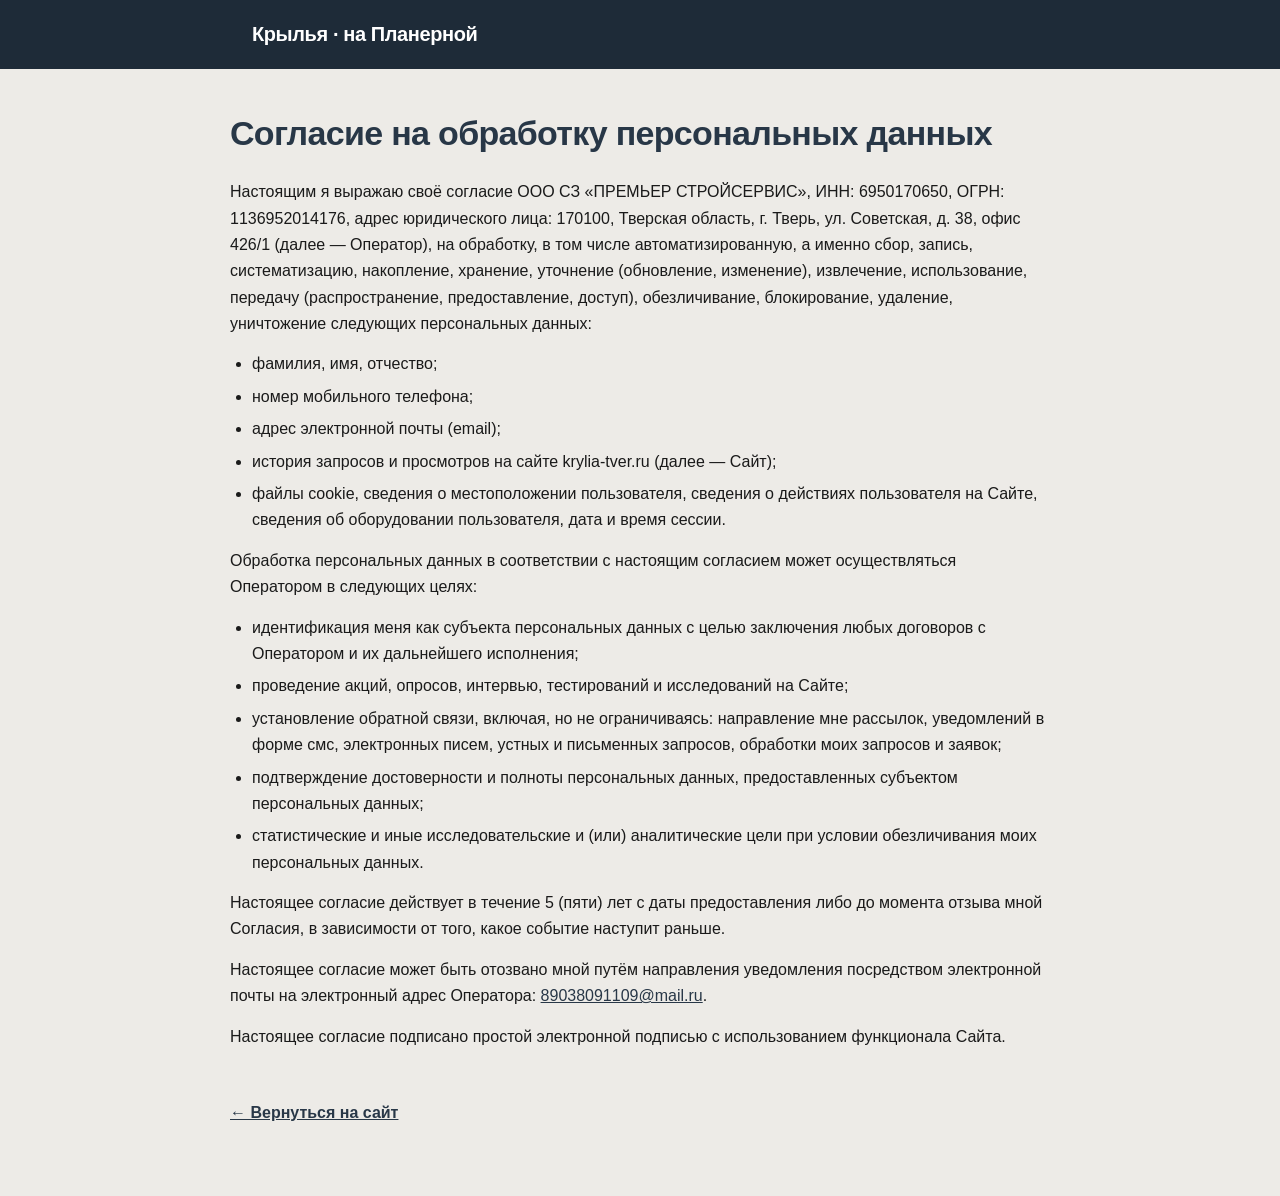
<file: consent/index.html>
<!DOCTYPE html>
<html lang="ru">
<head>
<meta charset="UTF-8">
<meta name="viewport" content="width=device-width, initial-scale=1.0">
<meta name="robots" content="noindex">
<title>Согласие на обработку персональных данных — ЖК «Крылья»</title>
<style>
*{box-sizing:border-box;margin:0;padding:0}
body{font-family:-apple-system,'Segoe UI',Roboto,Arial,sans-serif;background:#EDEBE7;color:#1A1A1A;line-height:1.65;font-size:16px}
.top{background:#1E2B38;color:#fff;padding:18px 0}
.wrap{max-width:820px;margin:0 auto;padding:0 22px}
.top a.logo{color:#fff;text-decoration:none;font-weight:800;font-size:20px;letter-spacing:-.02em}
.doc{padding:44px 0 70px}
h1{font-size:clamp(24px,4vw,34px);line-height:1.18;letter-spacing:-.02em;margin-bottom:26px;color:#283747}
p{margin-bottom:14px}
ul{margin:0 0 14px 22px}
li{margin-bottom:6px}
a{color:#283747}
.back{display:inline-block;margin-top:36px;color:#283747;font-weight:700;text-decoration:underline}
</style>
</head>
<body>
<div class="top"><div class="wrap"><a class="logo" href="/">Крылья · на Планерной</a></div></div>
<div class="wrap doc">
<h1>Согласие на обработку персональных данных</h1>

<p>Настоящим я выражаю своё согласие ООО СЗ «ПРЕМЬЕР СТРОЙСЕРВИС», ИНН: 6950170650, ОГРН: 1136952014176, адрес юридического лица: 170100, Тверская область, г. Тверь, ул. Советская, д. 38, офис 426/1 (далее — Оператор), на обработку, в том числе автоматизированную, а именно сбор, запись, систематизацию, накопление, хранение, уточнение (обновление, изменение), извлечение, использование, передачу (распространение, предоставление, доступ), обезличивание, блокирование, удаление, уничтожение следующих персональных данных:</p>
<ul>
<li>фамилия, имя, отчество;</li>
<li>номер мобильного телефона;</li>
<li>адрес электронной почты (email);</li>
<li>история запросов и просмотров на сайте krylia-tver.ru (далее — Сайт);</li>
<li>файлы cookie, сведения о местоположении пользователя, сведения о действиях пользователя на Сайте, сведения об оборудовании пользователя, дата и время сессии.</li>
</ul>

<p>Обработка персональных данных в соответствии с настоящим согласием может осуществляться Оператором в следующих целях:</p>
<ul>
<li>идентификация меня как субъекта персональных данных с целью заключения любых договоров с Оператором и их дальнейшего исполнения;</li>
<li>проведение акций, опросов, интервью, тестирований и исследований на Сайте;</li>
<li>установление обратной связи, включая, но не ограничиваясь: направление мне рассылок, уведомлений в форме смс, электронных писем, устных и письменных запросов, обработки моих запросов и заявок;</li>
<li>подтверждение достоверности и полноты персональных данных, предоставленных субъектом персональных данных;</li>
<li>статистические и иные исследовательские и (или) аналитические цели при условии обезличивания моих персональных данных.</li>
</ul>

<p>Настоящее согласие действует в течение 5 (пяти) лет с даты предоставления либо до момента отзыва мной Согласия, в зависимости от того, какое событие наступит раньше.</p>
<p>Настоящее согласие может быть отозвано мной путём направления уведомления посредством электронной почты на электронный адрес Оператора: <a href="mailto:89038091109@mail.ru">89038091109@mail.ru</a>.</p>
<p>Настоящее согласие подписано простой электронной подписью с использованием функционала Сайта.</p>

<a class="back" href="/">← Вернуться на сайт</a>
</div>
</body>
</html>
</file>
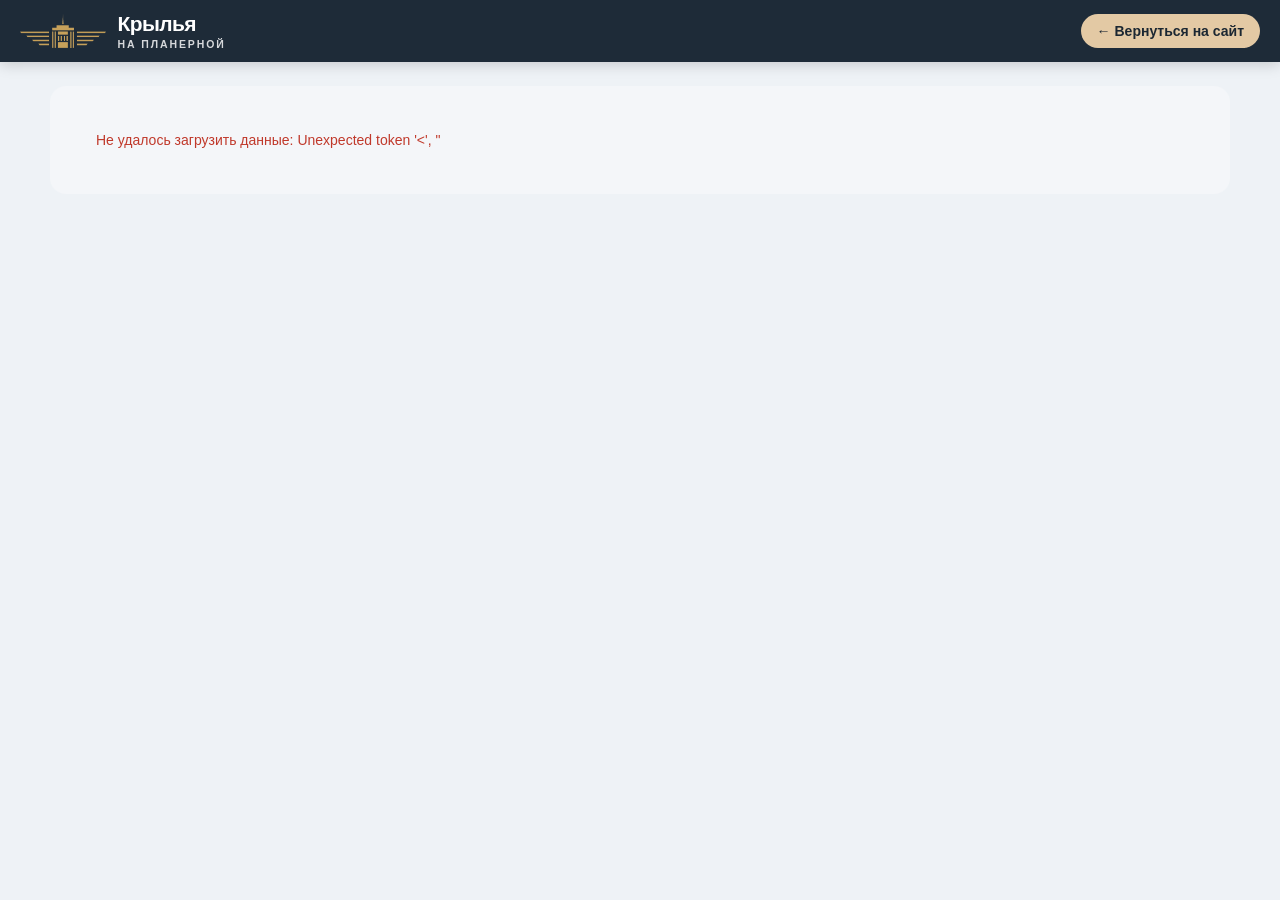
<file: flats/index.html>
<!DOCTYPE html>
<html lang="ru">
<head>
  <meta charset="UTF-8">
  <meta name="viewport" content="width=device-width, initial-scale=1.0">
  <title>ЖК «Крылья» — выбор квартиры</title>
  <link rel="stylesheet" href="shahmatka.css?v=25">
  <style>
    :root { --navy:#283747; --navy-deep:#1E2B38; --tan:#E3C9A4; --ink:#1b2732; }
    html, body { overflow-x: hidden; }
    body { margin: 0; background: #eef2f6; font-family: -apple-system, "Segoe UI", Roboto, sans-serif; }
    /* брендовая шапка «проваливания» в шахматку */
    .fx-head { position: sticky; top: 0; z-index: 50; background: var(--navy-deep); color: #fff;
      display: flex; align-items: center; justify-content: space-between; gap: 16px;
      padding: 12px 20px; box-shadow: 0 2px 14px rgba(0,0,0,.18); }
    .fx-logo { display: flex; align-items: center; gap: 12px; font-weight: 800; font-size: 21px; letter-spacing: -.03em;
      color: #fff; text-decoration: none; }
    .fx-logo:hover { color: #fff; }
    .fx-logo img { height: 34px; width: auto; display: block; }
    .fx-logo .sub { font-size: 10.5px; font-weight: 600; letter-spacing: .18em; text-transform: uppercase;
      color: rgba(255,255,255,.82); display: block; line-height: 1; margin-top: 3px; }
    .fx-back { display: inline-flex; align-items: center; gap: 8px; text-decoration: none;
      background: var(--tan); color: var(--ink); font-weight: 700; font-size: 14px;
      padding: 9px 16px; border-radius: 999px; white-space: nowrap; transition: .2s; }
    .fx-back:hover { filter: brightness(1.06); }
    .page { max-width: 1180px; margin: 24px auto; padding: 0 18px; }
    @media (max-width: 600px) {
      .fx-logo { font-size: 18px; } .fx-logo img { height: 28px; }
      .fx-back { padding: 8px 12px; font-size: 13px; } .fx-logo .sub { display: none; }
    }
    /* модалка заявки */
    .lf-ov { position: fixed; inset: 0; background: rgba(20,30,40,.55); backdrop-filter: blur(3px);
      display: none; align-items: center; justify-content: center; z-index: 100; padding: 18px; }
    .lf-ov.open { display: flex; }
    .lf { background: #fff; border-radius: 18px; width: min(440px, 100%); padding: 26px 24px 22px;
      box-shadow: 0 24px 70px rgba(0,0,0,.3); position: relative; }
    .lf h3 { margin: 0 0 4px; font-size: 21px; color: var(--ink); }
    .lf p.sub { margin: 0 0 18px; font-size: 14px; color: #6b7785; }
    .lf label { display: block; font-size: 13px; color: #56606b; margin: 12px 0 5px; font-weight: 600; }
    .lf input[type=text], .lf input[type=tel] { width: 100%; box-sizing: border-box; padding: 12px 14px;
      border: 1px solid #d7dee6; border-radius: 11px; font-size: 15px; outline: none; transition: .2s; }
    .lf input:focus { border-color: var(--navy); }
    .lf .cons { display: flex; gap: 9px; align-items: flex-start; margin: 15px 0 4px; font-size: 12px; color: #6b7785; line-height: 1.5; }
    .lf .cons input { margin-top: 2px; flex: none; }
    .lf .cons a { color: var(--navy); }
    .lf .hp { position: absolute; left: -9999px; width: 1px; height: 1px; overflow: hidden; }
    .lf button.submit { margin-top: 16px; width: 100%; padding: 14px; border: 0; border-radius: 12px;
      background: var(--navy); color: #fff; font-size: 16px; font-weight: 700; cursor: pointer; transition: .2s; }
    .lf button.submit:hover { background: var(--navy-deep); }
    .lf button.submit:disabled { opacity: .55; cursor: default; }
    .lf .close { position: absolute; top: 12px; right: 14px; border: 0; background: none; font-size: 26px;
      line-height: 1; color: #97a2ad; cursor: pointer; }
    .lf .apt { background: #f4f7fa; border-radius: 11px; padding: 11px 14px; font-size: 14px; color: var(--ink); margin-bottom: 4px; }
    .lf .ok { text-align: center; padding: 18px 0 6px; }
    .lf .ok b { display: block; font-size: 19px; color: var(--ink); margin-bottom: 6px; }
    .lf .ok span { font-size: 14px; color: #6b7785; }
  </style>
</head>
<body>
  <header class="fx-head">
    <a class="fx-logo" href="/" aria-label="ЖК Крылья — на главную">
      <img src="/images/logo-wings.webp?v=1" alt="Крылья">
      <span>Крылья<span class="sub">на Планерной</span></span>
    </a>
    <a class="fx-back" href="/">← Вернуться на сайт</a>
  </header>

  <div class="page"><div id="shahmatka"></div></div>

  <!-- модалка заявки -->
  <div class="lf-ov" id="leadOv">
    <form class="lf" id="leadForm" novalidate>
      <button type="button" class="close" id="leadClose" aria-label="Закрыть">×</button>
      <div id="leadBody">
        <h3>Оставить заявку</h3>
        <p class="sub">Менеджер свяжется с вами и ответит на вопросы по квартире.</p>
        <div class="apt" id="leadApt" style="display:none"></div>
        <label>Ваше имя</label>
        <input type="text" name="name" id="leadName" placeholder="Как к вам обращаться" autocomplete="name">
        <label>Телефон</label>
        <input type="tel" name="phone" id="leadPhone" placeholder="+7 (___) ___-__-__" autocomplete="tel" inputmode="tel">
        <input type="text" name="company" class="hp" tabindex="-1" autocomplete="off" aria-hidden="true">
        <label class="cons"><input type="checkbox" id="leadConsent" checked>
          <span>Согласен на обработку персональных данных в соответствии с
          <a href="/privacy" target="_blank">Политикой</a> и
          <a href="/consent" target="_blank">Согласием</a>.</span></label>
        <button type="submit" class="submit" id="leadSubmit">Отправить заявку</button>
      </div>
    </form>
  </div>

  <script src="shahmatka.js?v=25"></script>
  <script>
    var LEAD_ENDPOINT = '/lead.php';
    var ov = document.getElementById('leadOv'),
        form = document.getElementById('leadForm'),
        bodyEl = document.getElementById('leadBody'),
        aptEl = document.getElementById('leadApt'),
        startTs = 0, curFlat = null;

    function fmtApt(f){
      if(!f) return '';
      var parts = ['кв. №' + f.number];
      if(f.area) parts.push(f.area + ' м²');
      if(f.price) parts.push(f.price.toLocaleString('ru-RU') + ' ₽');
      return parts.join(', ');
    }
    function openLead(flat){
      curFlat = flat || null;
      var txt = fmtApt(flat);
      if(txt){ aptEl.textContent = txt; aptEl.style.display = 'block'; } else { aptEl.style.display = 'none'; }
      startTs = Date.now();
      ov.classList.add('open');
      setTimeout(function(){ document.getElementById('leadName').focus(); }, 60);
    }
    function closeLead(){ ov.classList.remove('open'); }
    document.getElementById('leadClose').addEventListener('click', closeLead);
    ov.addEventListener('click', function(e){ if(e.target === ov) closeLead(); });
    document.addEventListener('keydown', function(e){ if(e.key === 'Escape') closeLead(); });

    form.addEventListener('submit', function(e){
      e.preventDefault();
      var name = document.getElementById('leadName').value.trim();
      var phone = document.getElementById('leadPhone').value.trim();
      var consent = document.getElementById('leadConsent').checked;
      var company = form.querySelector('[name=company]').value;
      if(phone.replace(/\D/g,'').length < 10){ alert('Укажите корректный телефон'); return; }
      if(!consent){ alert('Отметьте согласие на обработку данных'); return; }
      var btn = document.getElementById('leadSubmit'); btn.disabled = true; btn.textContent = 'Отправляем…';
      fetch(LEAD_ENDPOINT, {
        method: 'POST', headers: {'Content-Type': 'application/json'},
        body: JSON.stringify({
          name: name, phone: phone, company: company,
          t: Date.now() - startTs,
          apt: fmtApt(curFlat),
          source: 'Шахматка', form: 'shahmatkaForm',
          page: location.pathname,
          referrer: document.referrer || ''
        })
      }).then(function(r){ return r.json().catch(function(){ return {ok:false}; }); })
        .then(function(res){
          if(res && res.ok){
            bodyEl.innerHTML = '<div class="ok"><b>Заявка отправлена</b><span>Мы свяжемся с вами в ближайшее время.</span></div>';
            setTimeout(closeLead, 2600);
          } else {
            btn.disabled = false; btn.textContent = 'Отправить заявку';
            alert((res && res.error) ? res.error : 'Не удалось отправить. Попробуйте ещё раз или позвоните нам.');
          }
        }).catch(function(){
          btn.disabled = false; btn.textContent = 'Отправить заявку';
          alert('Сеть недоступна. Попробуйте ещё раз.');
        });
    });

    Shahmatka.init({
      container: '#shahmatka',
      dataUrl: '/panel/widget.php?key=16cbc6dc356953e1f06ca3a832736f79',
      theme: 'light',
      accent: '#c8a15a',
      onLead: function(flat){ openLead(flat); }
    });
  </script>
</body>
</html>
</file>
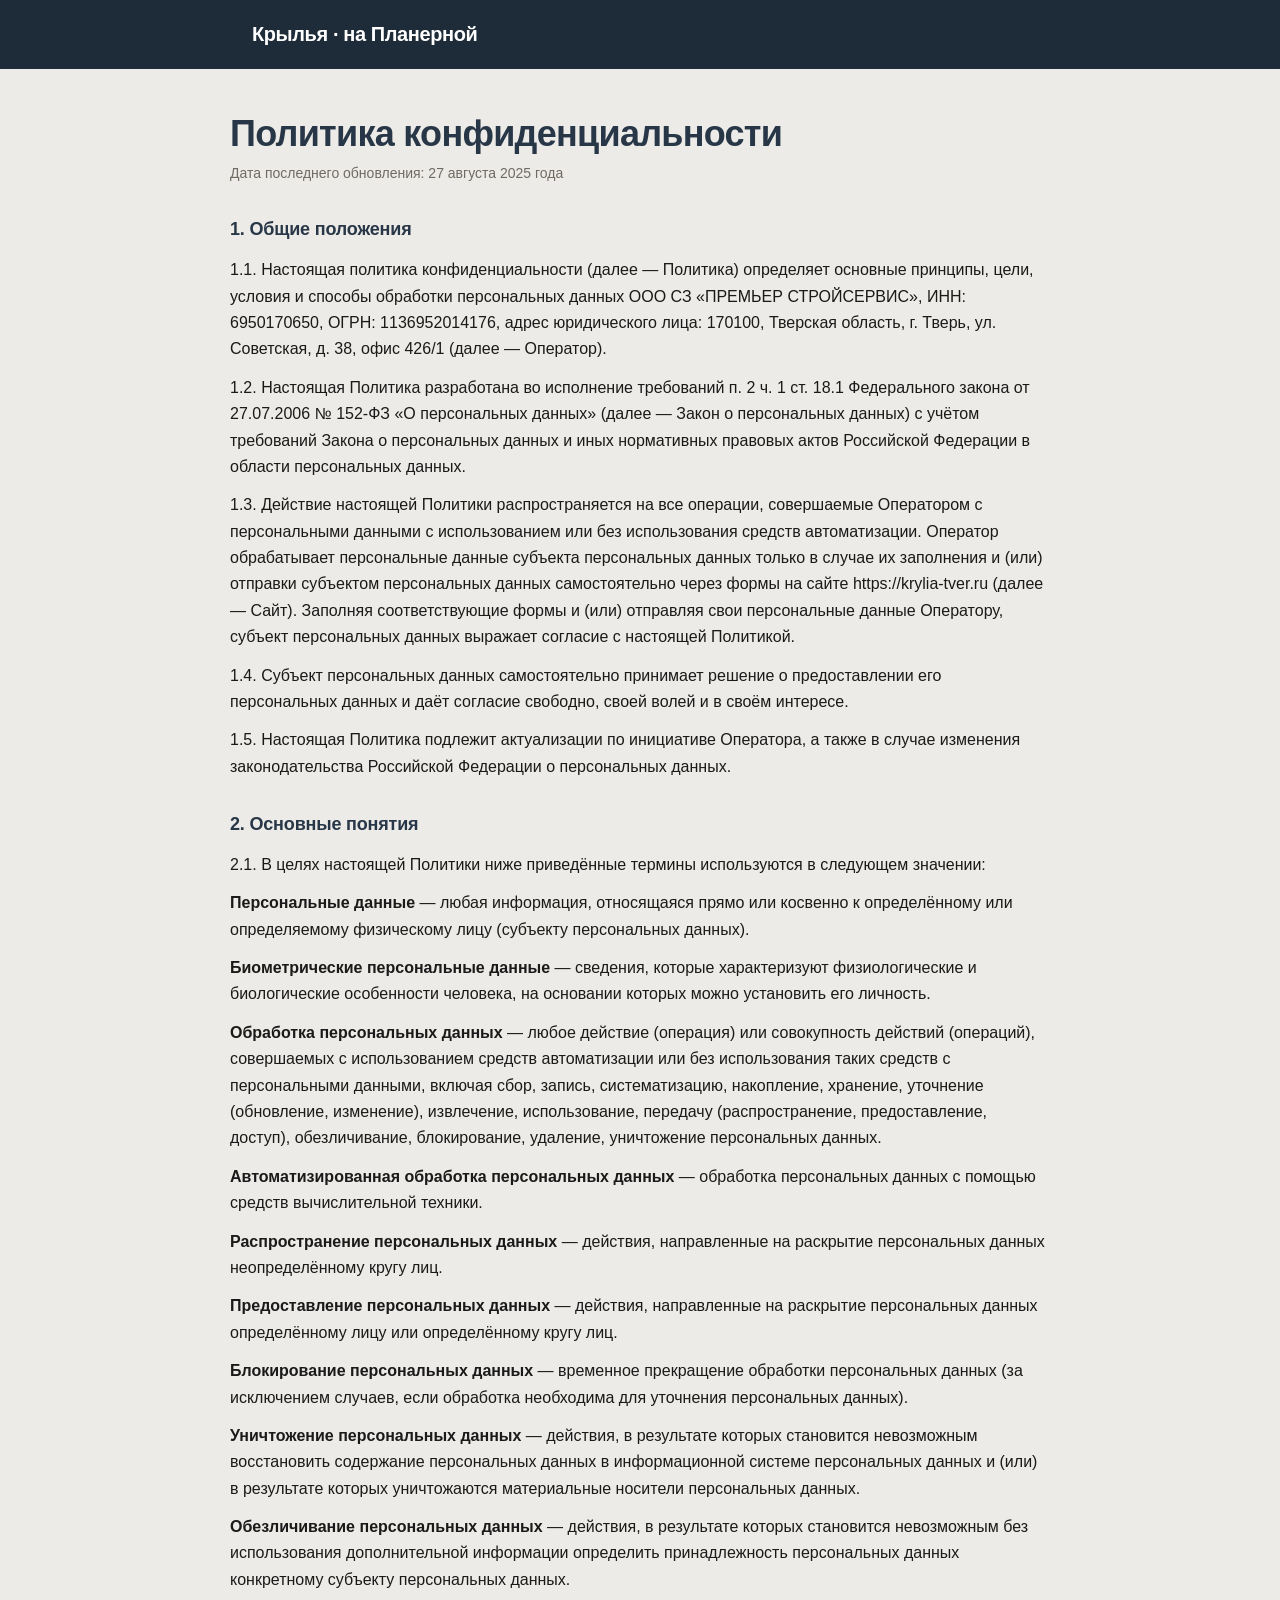
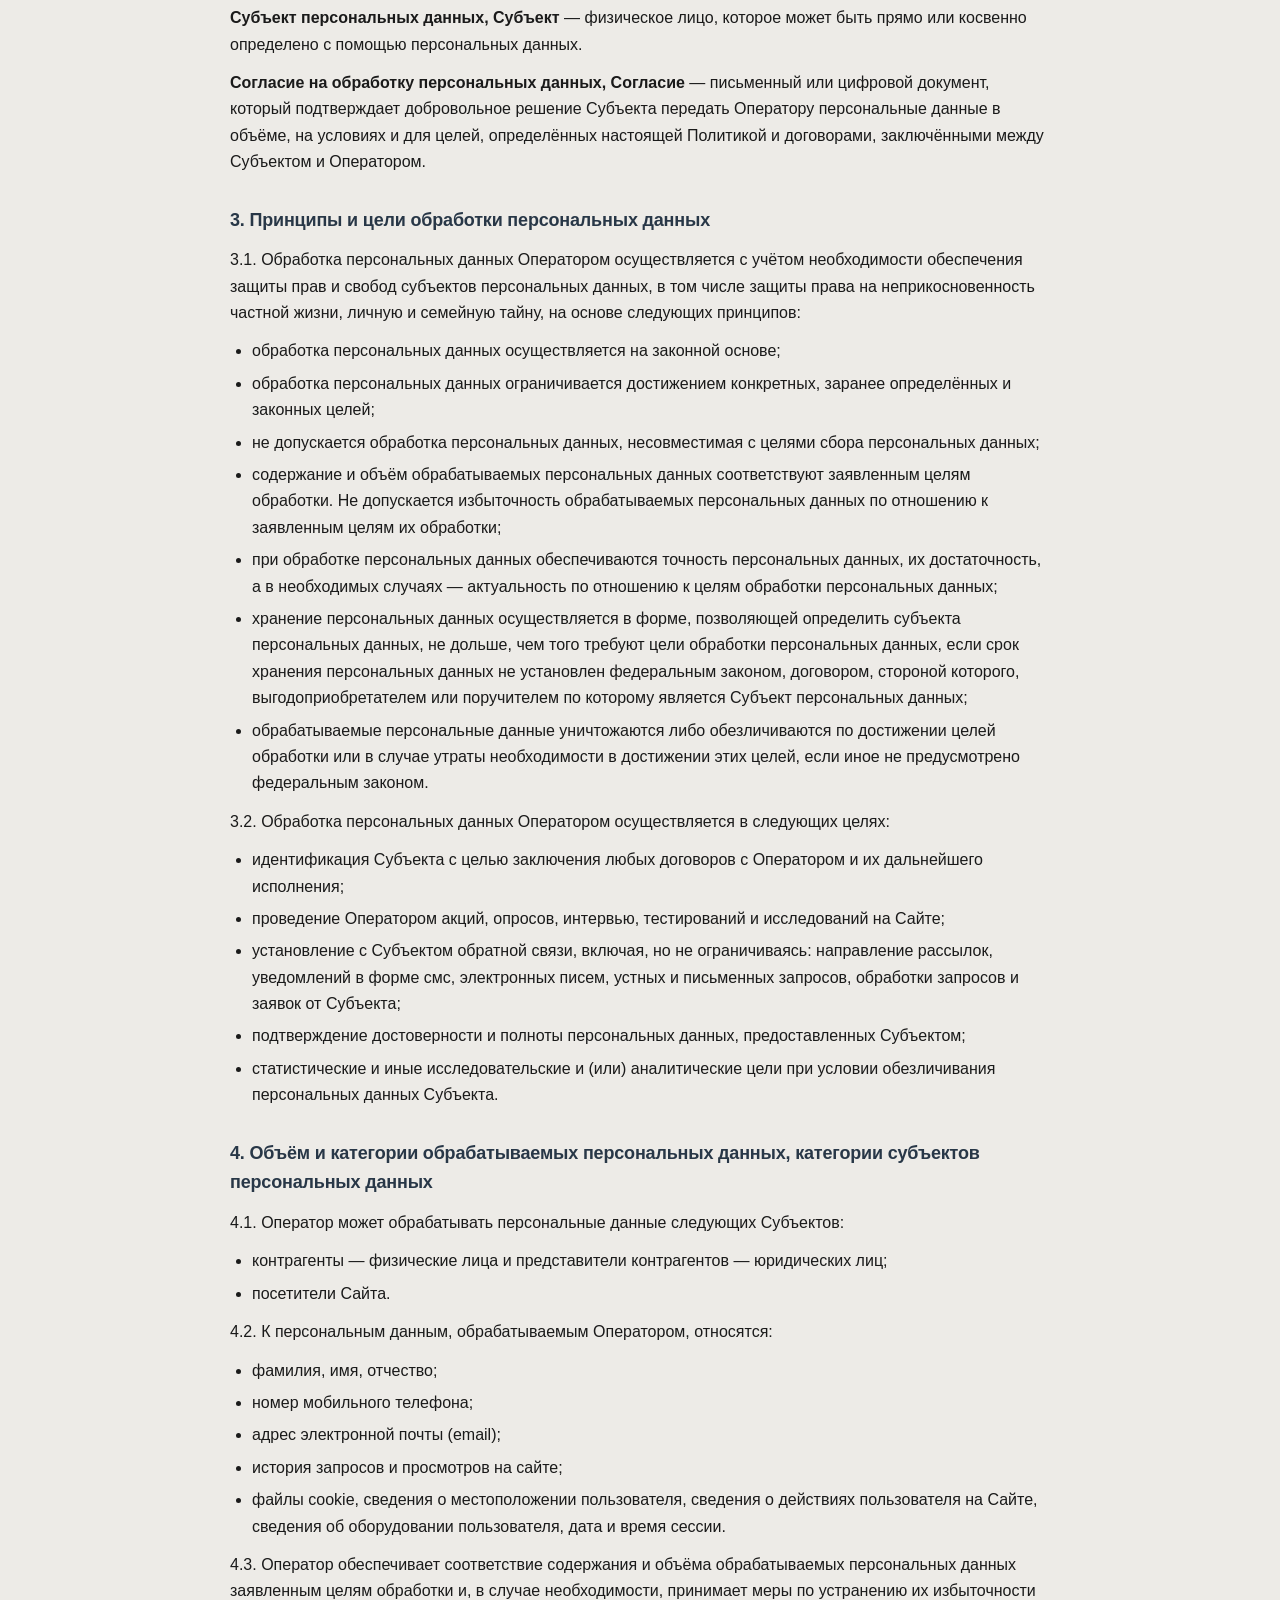
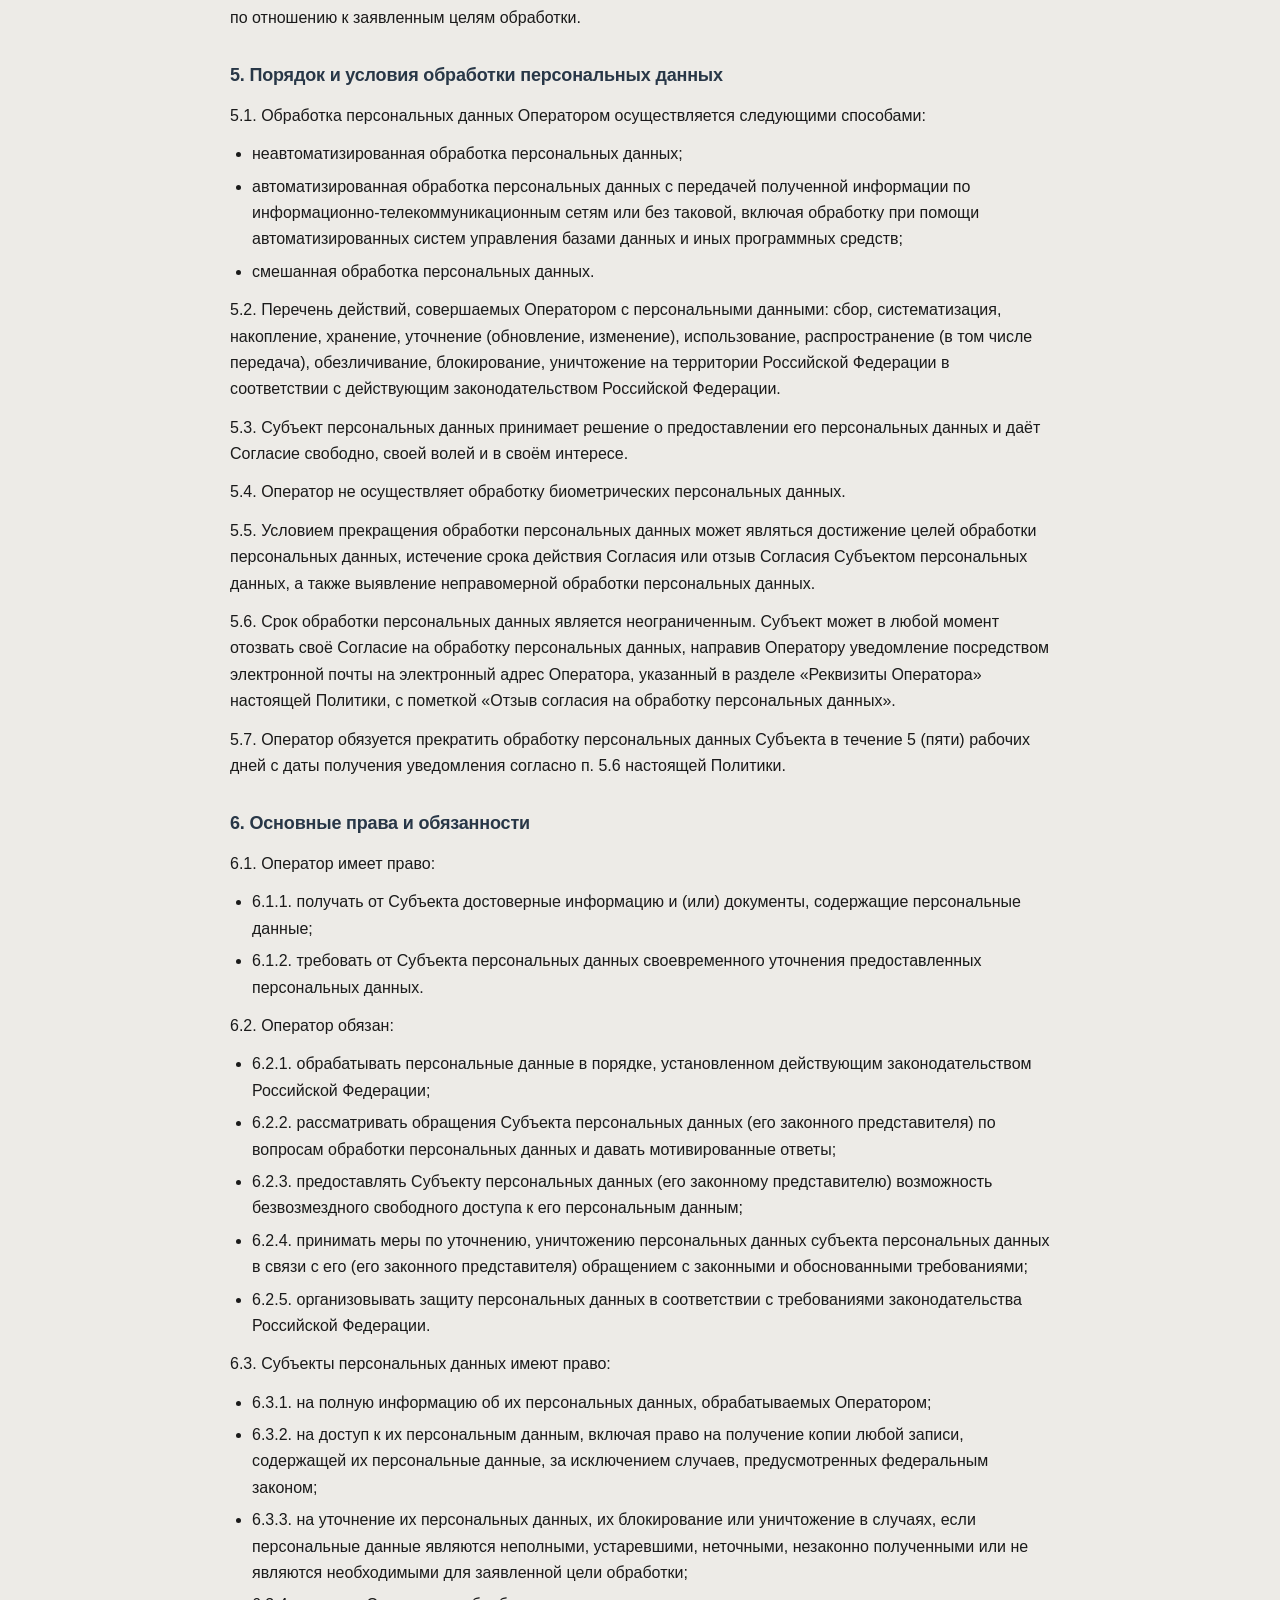
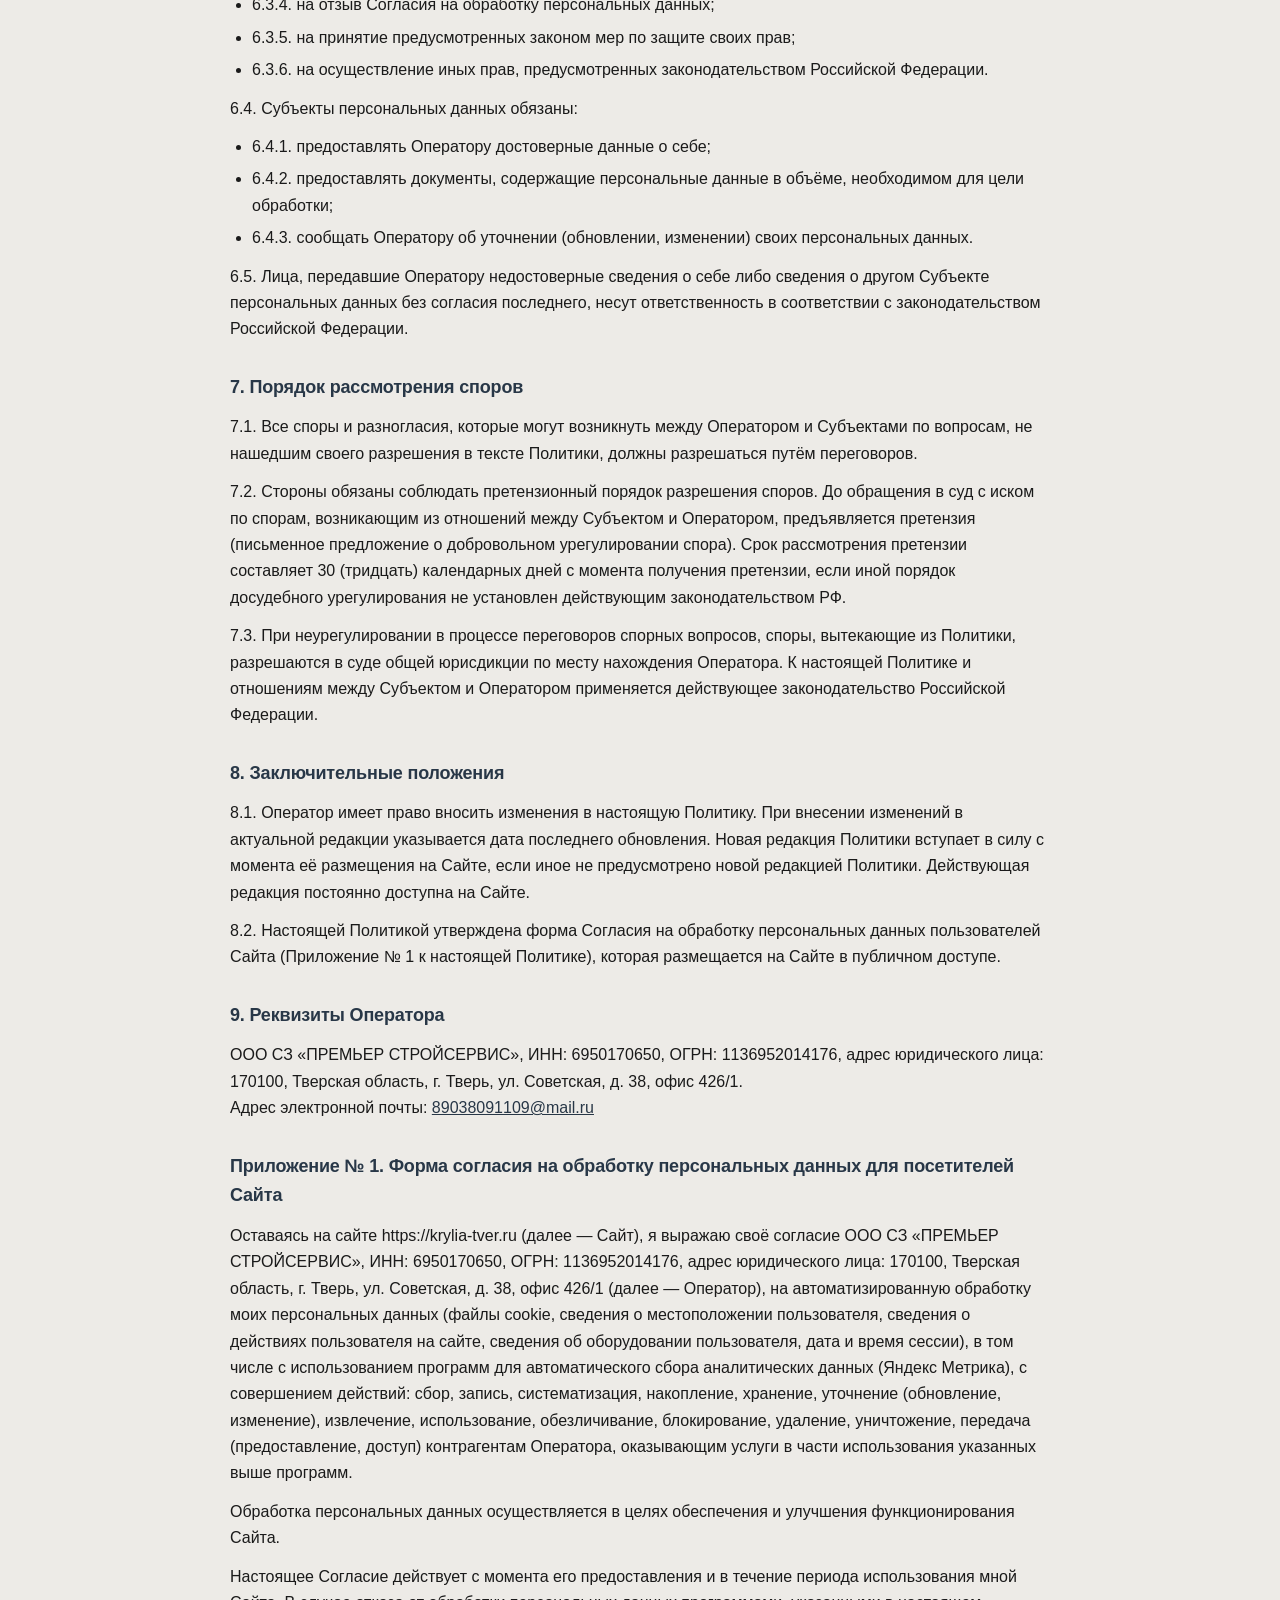
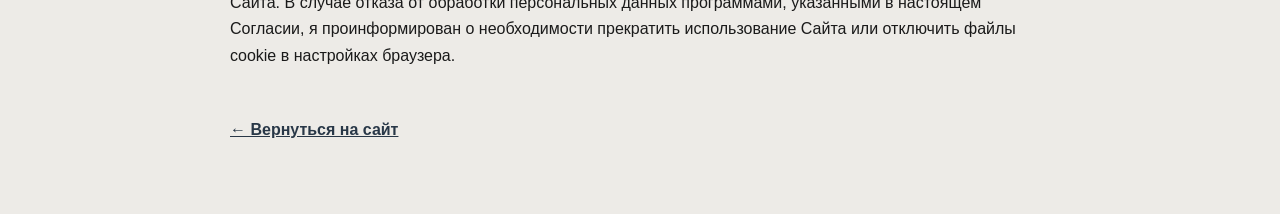
<file: privacy/index.html>
<!DOCTYPE html>
<html lang="ru">
<head>
<meta charset="UTF-8">
<meta name="viewport" content="width=device-width, initial-scale=1.0">
<meta name="robots" content="noindex">
<title>Политика конфиденциальности — ЖК «Крылья»</title>
<style>
*{box-sizing:border-box;margin:0;padding:0}
body{font-family:-apple-system,'Segoe UI',Roboto,Arial,sans-serif;background:#EDEBE7;color:#1A1A1A;line-height:1.65;font-size:16px}
.top{background:#1E2B38;color:#fff;padding:18px 0}
.wrap{max-width:820px;margin:0 auto;padding:0 22px}
.top a.logo{color:#fff;text-decoration:none;font-weight:800;font-size:20px;letter-spacing:-.02em}
.doc{padding:44px 0 70px}
h1{font-size:clamp(26px,4vw,36px);line-height:1.15;letter-spacing:-.02em;margin-bottom:8px;color:#283747}
.upd{color:#6F6A63;font-size:14px;margin-bottom:30px}
h2{font-size:18px;margin:30px 0 12px;color:#283747;letter-spacing:-.01em}
p{margin-bottom:12px}
ul{margin:0 0 12px 22px}
li{margin-bottom:6px}
a{color:#283747}
.back{display:inline-block;margin-top:36px;color:#283747;font-weight:700;text-decoration:underline}
</style>
</head>
<body>
<div class="top"><div class="wrap"><a class="logo" href="/">Крылья · на Планерной</a></div></div>
<div class="wrap doc">
<h1>Политика конфиденциальности</h1>
<p class="upd">Дата последнего обновления: 27 августа 2025 года</p>

<h2>1. Общие положения</h2>
<p>1.1. Настоящая политика конфиденциальности (далее — Политика) определяет основные принципы, цели, условия и способы обработки персональных данных ООО СЗ «ПРЕМЬЕР СТРОЙСЕРВИС», ИНН: 6950170650, ОГРН: 1136952014176, адрес юридического лица: 170100, Тверская область, г. Тверь, ул. Советская, д. 38, офис 426/1 (далее — Оператор).</p>
<p>1.2. Настоящая Политика разработана во исполнение требований п. 2 ч. 1 ст. 18.1 Федерального закона от 27.07.2006 № 152-ФЗ «О персональных данных» (далее — Закон о персональных данных) с учётом требований Закона о персональных данных и иных нормативных правовых актов Российской Федерации в области персональных данных.</p>
<p>1.3. Действие настоящей Политики распространяется на все операции, совершаемые Оператором с персональными данными с использованием или без использования средств автоматизации. Оператор обрабатывает персональные данные субъекта персональных данных только в случае их заполнения и (или) отправки субъектом персональных данных самостоятельно через формы на сайте https://krylia-tver.ru (далее — Сайт). Заполняя соответствующие формы и (или) отправляя свои персональные данные Оператору, субъект персональных данных выражает согласие с настоящей Политикой.</p>
<p>1.4. Субъект персональных данных самостоятельно принимает решение о предоставлении его персональных данных и даёт согласие свободно, своей волей и в своём интересе.</p>
<p>1.5. Настоящая Политика подлежит актуализации по инициативе Оператора, а также в случае изменения законодательства Российской Федерации о персональных данных.</p>

<h2>2. Основные понятия</h2>
<p>2.1. В целях настоящей Политики ниже приведённые термины используются в следующем значении:</p>
<p><b>Персональные данные</b> — любая информация, относящаяся прямо или косвенно к определённому или определяемому физическому лицу (субъекту персональных данных).</p>
<p><b>Биометрические персональные данные</b> — сведения, которые характеризуют физиологические и биологические особенности человека, на основании которых можно установить его личность.</p>
<p><b>Обработка персональных данных</b> — любое действие (операция) или совокупность действий (операций), совершаемых с использованием средств автоматизации или без использования таких средств с персональными данными, включая сбор, запись, систематизацию, накопление, хранение, уточнение (обновление, изменение), извлечение, использование, передачу (распространение, предоставление, доступ), обезличивание, блокирование, удаление, уничтожение персональных данных.</p>
<p><b>Автоматизированная обработка персональных данных</b> — обработка персональных данных с помощью средств вычислительной техники.</p>
<p><b>Распространение персональных данных</b> — действия, направленные на раскрытие персональных данных неопределённому кругу лиц.</p>
<p><b>Предоставление персональных данных</b> — действия, направленные на раскрытие персональных данных определённому лицу или определённому кругу лиц.</p>
<p><b>Блокирование персональных данных</b> — временное прекращение обработки персональных данных (за исключением случаев, если обработка необходима для уточнения персональных данных).</p>
<p><b>Уничтожение персональных данных</b> — действия, в результате которых становится невозможным восстановить содержание персональных данных в информационной системе персональных данных и (или) в результате которых уничтожаются материальные носители персональных данных.</p>
<p><b>Обезличивание персональных данных</b> — действия, в результате которых становится невозможным без использования дополнительной информации определить принадлежность персональных данных конкретному субъекту персональных данных.</p>
<p><b>Субъект персональных данных, Субъект</b> — физическое лицо, которое может быть прямо или косвенно определено с помощью персональных данных.</p>
<p><b>Согласие на обработку персональных данных, Согласие</b> — письменный или цифровой документ, который подтверждает добровольное решение Субъекта передать Оператору персональные данные в объёме, на условиях и для целей, определённых настоящей Политикой и договорами, заключёнными между Субъектом и Оператором.</p>

<h2>3. Принципы и цели обработки персональных данных</h2>
<p>3.1. Обработка персональных данных Оператором осуществляется с учётом необходимости обеспечения защиты прав и свобод субъектов персональных данных, в том числе защиты права на неприкосновенность частной жизни, личную и семейную тайну, на основе следующих принципов:</p>
<ul>
<li>обработка персональных данных осуществляется на законной основе;</li>
<li>обработка персональных данных ограничивается достижением конкретных, заранее определённых и законных целей;</li>
<li>не допускается обработка персональных данных, несовместимая с целями сбора персональных данных;</li>
<li>содержание и объём обрабатываемых персональных данных соответствуют заявленным целям обработки. Не допускается избыточность обрабатываемых персональных данных по отношению к заявленным целям их обработки;</li>
<li>при обработке персональных данных обеспечиваются точность персональных данных, их достаточность, а в необходимых случаях — актуальность по отношению к целям обработки персональных данных;</li>
<li>хранение персональных данных осуществляется в форме, позволяющей определить субъекта персональных данных, не дольше, чем того требуют цели обработки персональных данных, если срок хранения персональных данных не установлен федеральным законом, договором, стороной которого, выгодоприобретателем или поручителем по которому является Субъект персональных данных;</li>
<li>обрабатываемые персональные данные уничтожаются либо обезличиваются по достижении целей обработки или в случае утраты необходимости в достижении этих целей, если иное не предусмотрено федеральным законом.</li>
</ul>
<p>3.2. Обработка персональных данных Оператором осуществляется в следующих целях:</p>
<ul>
<li>идентификация Субъекта с целью заключения любых договоров с Оператором и их дальнейшего исполнения;</li>
<li>проведение Оператором акций, опросов, интервью, тестирований и исследований на Сайте;</li>
<li>установление с Субъектом обратной связи, включая, но не ограничиваясь: направление рассылок, уведомлений в форме смс, электронных писем, устных и письменных запросов, обработки запросов и заявок от Субъекта;</li>
<li>подтверждение достоверности и полноты персональных данных, предоставленных Субъектом;</li>
<li>статистические и иные исследовательские и (или) аналитические цели при условии обезличивания персональных данных Субъекта.</li>
</ul>

<h2>4. Объём и категории обрабатываемых персональных данных, категории субъектов персональных данных</h2>
<p>4.1. Оператор может обрабатывать персональные данные следующих Субъектов:</p>
<ul>
<li>контрагенты — физические лица и представители контрагентов — юридических лиц;</li>
<li>посетители Сайта.</li>
</ul>
<p>4.2. К персональным данным, обрабатываемым Оператором, относятся:</p>
<ul>
<li>фамилия, имя, отчество;</li>
<li>номер мобильного телефона;</li>
<li>адрес электронной почты (email);</li>
<li>история запросов и просмотров на сайте;</li>
<li>файлы cookie, сведения о местоположении пользователя, сведения о действиях пользователя на Сайте, сведения об оборудовании пользователя, дата и время сессии.</li>
</ul>
<p>4.3. Оператор обеспечивает соответствие содержания и объёма обрабатываемых персональных данных заявленным целям обработки и, в случае необходимости, принимает меры по устранению их избыточности по отношению к заявленным целям обработки.</p>

<h2>5. Порядок и условия обработки персональных данных</h2>
<p>5.1. Обработка персональных данных Оператором осуществляется следующими способами:</p>
<ul>
<li>неавтоматизированная обработка персональных данных;</li>
<li>автоматизированная обработка персональных данных с передачей полученной информации по информационно-телекоммуникационным сетям или без таковой, включая обработку при помощи автоматизированных систем управления базами данных и иных программных средств;</li>
<li>смешанная обработка персональных данных.</li>
</ul>
<p>5.2. Перечень действий, совершаемых Оператором с персональными данными: сбор, систематизация, накопление, хранение, уточнение (обновление, изменение), использование, распространение (в том числе передача), обезличивание, блокирование, уничтожение на территории Российской Федерации в соответствии с действующим законодательством Российской Федерации.</p>
<p>5.3. Субъект персональных данных принимает решение о предоставлении его персональных данных и даёт Согласие свободно, своей волей и в своём интересе.</p>
<p>5.4. Оператор не осуществляет обработку биометрических персональных данных.</p>
<p>5.5. Условием прекращения обработки персональных данных может являться достижение целей обработки персональных данных, истечение срока действия Согласия или отзыв Согласия Субъектом персональных данных, а также выявление неправомерной обработки персональных данных.</p>
<p>5.6. Срок обработки персональных данных является неограниченным. Субъект может в любой момент отозвать своё Согласие на обработку персональных данных, направив Оператору уведомление посредством электронной почты на электронный адрес Оператора, указанный в разделе «Реквизиты Оператора» настоящей Политики, с пометкой «Отзыв согласия на обработку персональных данных».</p>
<p>5.7. Оператор обязуется прекратить обработку персональных данных Субъекта в течение 5 (пяти) рабочих дней с даты получения уведомления согласно п. 5.6 настоящей Политики.</p>

<h2>6. Основные права и обязанности</h2>
<p>6.1. Оператор имеет право:</p>
<ul>
<li>6.1.1. получать от Субъекта достоверные информацию и (или) документы, содержащие персональные данные;</li>
<li>6.1.2. требовать от Субъекта персональных данных своевременного уточнения предоставленных персональных данных.</li>
</ul>
<p>6.2. Оператор обязан:</p>
<ul>
<li>6.2.1. обрабатывать персональные данные в порядке, установленном действующим законодательством Российской Федерации;</li>
<li>6.2.2. рассматривать обращения Субъекта персональных данных (его законного представителя) по вопросам обработки персональных данных и давать мотивированные ответы;</li>
<li>6.2.3. предоставлять Субъекту персональных данных (его законному представителю) возможность безвозмездного свободного доступа к его персональным данным;</li>
<li>6.2.4. принимать меры по уточнению, уничтожению персональных данных субъекта персональных данных в связи с его (его законного представителя) обращением с законными и обоснованными требованиями;</li>
<li>6.2.5. организовывать защиту персональных данных в соответствии с требованиями законодательства Российской Федерации.</li>
</ul>
<p>6.3. Субъекты персональных данных имеют право:</p>
<ul>
<li>6.3.1. на полную информацию об их персональных данных, обрабатываемых Оператором;</li>
<li>6.3.2. на доступ к их персональным данным, включая право на получение копии любой записи, содержащей их персональные данные, за исключением случаев, предусмотренных федеральным законом;</li>
<li>6.3.3. на уточнение их персональных данных, их блокирование или уничтожение в случаях, если персональные данные являются неполными, устаревшими, неточными, незаконно полученными или не являются необходимыми для заявленной цели обработки;</li>
<li>6.3.4. на отзыв Согласия на обработку персональных данных;</li>
<li>6.3.5. на принятие предусмотренных законом мер по защите своих прав;</li>
<li>6.3.6. на осуществление иных прав, предусмотренных законодательством Российской Федерации.</li>
</ul>
<p>6.4. Субъекты персональных данных обязаны:</p>
<ul>
<li>6.4.1. предоставлять Оператору достоверные данные о себе;</li>
<li>6.4.2. предоставлять документы, содержащие персональные данные в объёме, необходимом для цели обработки;</li>
<li>6.4.3. сообщать Оператору об уточнении (обновлении, изменении) своих персональных данных.</li>
</ul>
<p>6.5. Лица, передавшие Оператору недостоверные сведения о себе либо сведения о другом Субъекте персональных данных без согласия последнего, несут ответственность в соответствии с законодательством Российской Федерации.</p>

<h2>7. Порядок рассмотрения споров</h2>
<p>7.1. Все споры и разногласия, которые могут возникнуть между Оператором и Субъектами по вопросам, не нашедшим своего разрешения в тексте Политики, должны разрешаться путём переговоров.</p>
<p>7.2. Стороны обязаны соблюдать претензионный порядок разрешения споров. До обращения в суд с иском по спорам, возникающим из отношений между Субъектом и Оператором, предъявляется претензия (письменное предложение о добровольном урегулировании спора). Срок рассмотрения претензии составляет 30 (тридцать) календарных дней с момента получения претензии, если иной порядок досудебного урегулирования не установлен действующим законодательством РФ.</p>
<p>7.3. При неурегулировании в процессе переговоров спорных вопросов, споры, вытекающие из Политики, разрешаются в суде общей юрисдикции по месту нахождения Оператора. К настоящей Политике и отношениям между Субъектом и Оператором применяется действующее законодательство Российской Федерации.</p>

<h2>8. Заключительные положения</h2>
<p>8.1. Оператор имеет право вносить изменения в настоящую Политику. При внесении изменений в актуальной редакции указывается дата последнего обновления. Новая редакция Политики вступает в силу с момента её размещения на Сайте, если иное не предусмотрено новой редакцией Политики. Действующая редакция постоянно доступна на Сайте.</p>
<p>8.2. Настоящей Политикой утверждена форма Согласия на обработку персональных данных пользователей Сайта (Приложение № 1 к настоящей Политике), которая размещается на Сайте в публичном доступе.</p>

<h2>9. Реквизиты Оператора</h2>
<p>ООО СЗ «ПРЕМЬЕР СТРОЙСЕРВИС», ИНН: 6950170650, ОГРН: 1136952014176, адрес юридического лица: 170100, Тверская область, г. Тверь, ул. Советская, д. 38, офис 426/1.<br>Адрес электронной почты: <a href="mailto:89038091109@mail.ru">89038091109@mail.ru</a></p>

<h2>Приложение № 1. Форма согласия на обработку персональных данных для посетителей Сайта</h2>
<p>Оставаясь на сайте https://krylia-tver.ru (далее — Сайт), я выражаю своё согласие ООО СЗ «ПРЕМЬЕР СТРОЙСЕРВИС», ИНН: 6950170650, ОГРН: 1136952014176, адрес юридического лица: 170100, Тверская область, г. Тверь, ул. Советская, д. 38, офис 426/1 (далее — Оператор), на автоматизированную обработку моих персональных данных (файлы cookie, сведения о местоположении пользователя, сведения о действиях пользователя на сайте, сведения об оборудовании пользователя, дата и время сессии), в том числе с использованием программ для автоматического сбора аналитических данных (Яндекс Метрика), с совершением действий: сбор, запись, систематизация, накопление, хранение, уточнение (обновление, изменение), извлечение, использование, обезличивание, блокирование, удаление, уничтожение, передача (предоставление, доступ) контрагентам Оператора, оказывающим услуги в части использования указанных выше программ.</p>
<p>Обработка персональных данных осуществляется в целях обеспечения и улучшения функционирования Сайта.</p>
<p>Настоящее Согласие действует с момента его предоставления и в течение периода использования мной Сайта. В случае отказа от обработки персональных данных программами, указанными в настоящем Согласии, я проинформирован о необходимости прекратить использование Сайта или отключить файлы cookie в настройках браузера.</p>

<a class="back" href="/">← Вернуться на сайт</a>
</div>
</body>
</html>
</file>
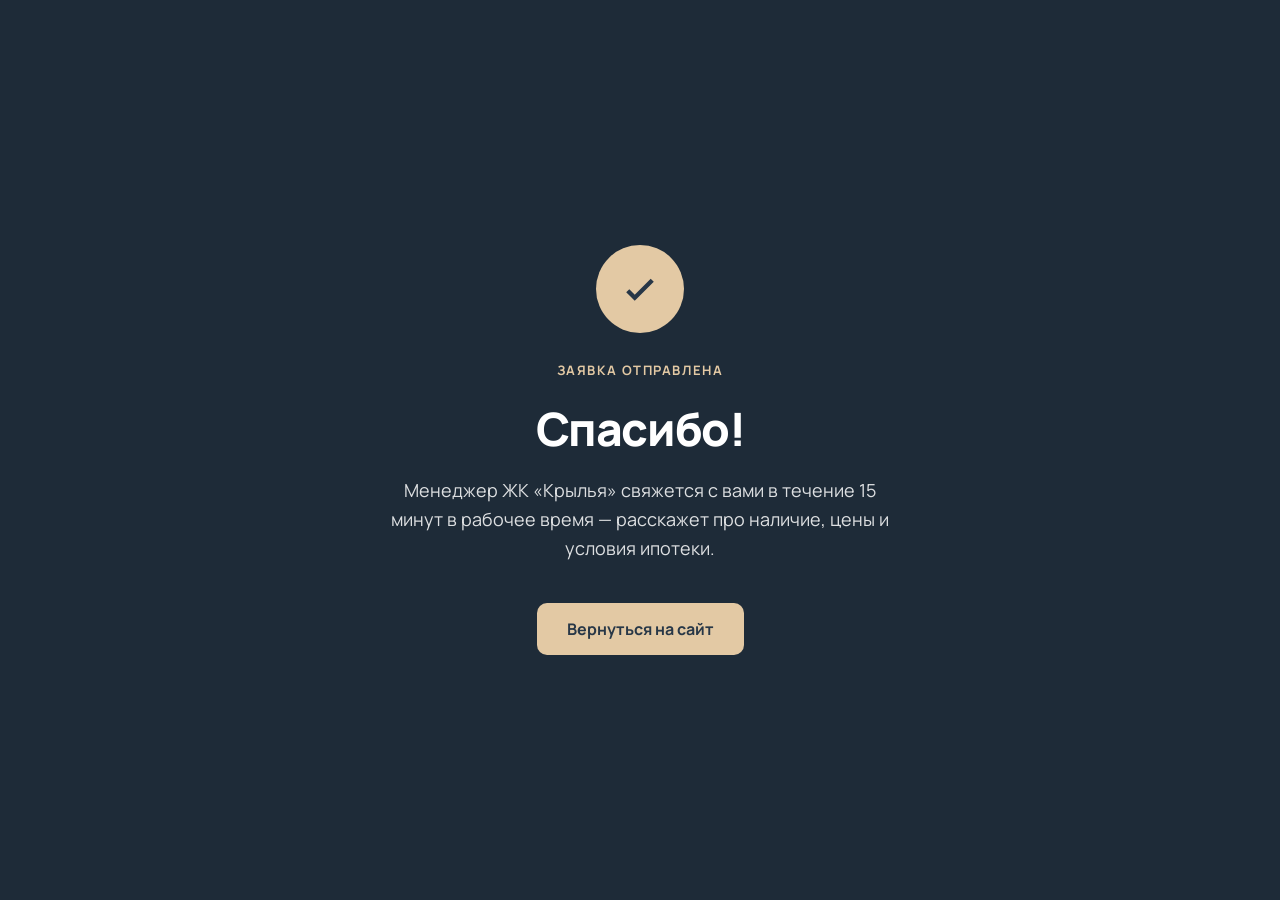
<file: thankyou.html>
<!DOCTYPE html>
<html lang="ru">
<head>
<meta charset="UTF-8">
<meta name="viewport" content="width=device-width, initial-scale=1.0, viewport-fit=cover">
<meta name="theme-color" content="#1E2B38">
<meta name="robots" content="noindex">
<title>Спасибо за заявку — ЖК «Крылья»</title>
<link rel="preconnect" href="https://fonts.googleapis.com">
<link rel="preconnect" href="https://fonts.gstatic.com" crossorigin>
<link href="https://fonts.googleapis.com/css2?family=Manrope:wght@400;600;700;800&display=swap" rel="stylesheet">
<style>
  :root{--navy:#283747;--navy-deep:#1E2B38;--tan:#E3C9A4;--cream:#EDEBE7;--muted:#7c8a99}
  *{box-sizing:border-box;margin:0;padding:0}
  body{font-family:'Manrope',system-ui,sans-serif;background:var(--navy-deep);color:#fff;
       min-height:100vh;min-height:100svh;min-height:100dvh;display:flex;align-items:center;justify-content:center;
       padding:32px;text-align:center}
  .card{max-width:520px}
  .chk{width:88px;height:88px;border-radius:50%;background:var(--tan);color:var(--navy);
       display:flex;align-items:center;justify-content:center;margin:0 auto 28px}
  h1{font-size:clamp(30px,6vw,46px);font-weight:800;letter-spacing:-.03em;margin-bottom:16px}
  p{font-size:18px;line-height:1.6;color:rgba(255,255,255,.85);margin-bottom:14px}
  .sub{color:var(--tan);font-weight:700;text-transform:uppercase;letter-spacing:.12em;font-size:13px;margin-bottom:18px}
  .btn{display:inline-block;margin-top:26px;background:var(--tan);color:var(--navy);font-weight:700;
       font-size:16px;padding:15px 30px;border-radius:10px;text-decoration:none;transition:transform .2s}
  .btn:hover{transform:translateY(-2px)}
</style>
<!-- Yandex.Metrika counter -->
<script type="text/javascript">
  (function(m,e,t,r,i,k,a){m[i]=m[i]||function(){(m[i].a=m[i].a||[]).push(arguments)};m[i].l=1*new Date();for(var j=0;j<document.scripts.length;j++){if(document.scripts[j].src===r){return;}}k=e.createElement(t),a=e.getElementsByTagName(t)[0],k.async=1,k.src=r,a.parentNode.insertBefore(k,a)})(window,document,"script","https://mc.yandex.ru/metrika/tag.js","ym");
  ym(103897523,"init",{clickmap:true,trackLinks:true,accurateTrackBounce:true});
</script>
<noscript><div><img src="https://mc.yandex.ru/watch/103897523" style="position:absolute;left:-9999px;" alt=""></div></noscript>
<!-- /Yandex.Metrika counter -->
</head>
<body>
  <div class="card">
    <div class="chk"><svg viewBox="0 0 24 24" fill="none" stroke="currentColor" stroke-width="2.5" width="42" height="42"><path d="M5 13l4 4L19 7"/></svg></div>
    <div class="sub">Заявка отправлена</div>
    <h1>Спасибо!</h1>
    <p>Менеджер ЖК «Крылья» свяжется с вами в течение 15 минут в рабочее время — расскажет про наличие, цены и условия ипотеки.</p>
    <a class="btn" href="index.html">Вернуться на сайт</a>
  </div>
</body>
</html>
</file>
<file: flats/shahmatka.css>
/* ===== Шахматка — виджет выбора квартир (тёмная тема) ===== */
.shm {
  --shm-bg: #0c141d;
  --shm-card: #131e29;
  --shm-card-2: #1a2734;
  --shm-fg: #eef3f8;
  --shm-muted: #8295a6;
  --shm-line: #243443;
  --shm-accent: #1f9fd6;
  --shm-radius: 12px;
  --shm-cell: 64px;
  font-family: -apple-system, "Segoe UI", Roboto, Helvetica, Arial, sans-serif;
  color: var(--shm-fg);
  background: var(--shm-bg);
  padding: 22px;
  border-radius: 16px;
  box-sizing: border-box;
}
.shm *, .shm *::before, .shm *::after { box-sizing: inherit; }

/* ---------- ГЕНПЛАН (рендер + пины) ---------- */
.shm-gp { position: relative; border-radius: var(--shm-radius); background: #0a1119; }
.shm-gp__img { display: block; width: 100%; height: auto; border-radius: var(--shm-radius); }
.shm-gp__fallback { padding: 80px 24px; text-align: center; color: var(--shm-muted); font-size: 14px; line-height: 1.6; }
.shm-gp__marker {
  position: absolute; transform: translate(-50%, -100%);
  display: flex; flex-direction: column; align-items: center; gap: 4px;
  background: none; border: none; cursor: pointer; padding: 0; font-family: inherit;
}
.shm-gp__pill {
  background: rgba(13, 22, 31, .82); color: #fff; backdrop-filter: blur(3px);
  border: 1px solid rgba(255,255,255,.18);
  padding: 7px 14px; border-radius: 999px; font-size: 14px; font-weight: 600; white-space: nowrap;
  box-shadow: 0 4px 14px rgba(0,0,0,.4); transition: all .14s ease;
}
.shm-gp__marker:hover .shm-gp__pill { background: var(--shm-accent); border-color: var(--shm-accent); transform: translateY(-2px); }
.shm-gp__pill small { display: block; font-size: 11px; font-weight: 500; opacity: .8; margin-top: 1px; }
.shm-gp__pin { width: 2px; height: 14px; background: rgba(13,22,31,.82); }

/* тултип с ценами «от» по комнатности */
.shm-gp__tip {
  position: absolute; bottom: 100%; left: 50%; transform: translate(-50%, -6px);
  margin-bottom: 10px; min-width: 190px; padding: 11px 13px;
  background: var(--shm-card); color: var(--shm-fg); border: 1px solid var(--shm-line);
  border-radius: 11px; box-shadow: 0 10px 30px rgba(0,0,0,.35);
  opacity: 0; visibility: hidden; transform: translate(-50%, 0); transition: opacity .14s ease, transform .14s ease;
  pointer-events: none; z-index: 6;
}
.shm-gp__marker:hover .shm-gp__tip { opacity: 1; visibility: visible; transform: translate(-50%, -6px); }
.shm-gp__tip-h { display: block; font-size: 14px; margin-bottom: 7px; white-space: nowrap; }
.shm-gp__tip-row { display: flex; justify-content: space-between; gap: 18px; font-size: 13px; padding: 3px 0; color: var(--shm-muted); white-space: nowrap; }
.shm-gp__tip-row b { color: var(--shm-fg); font-weight: 600; }
.shm-gp__tip-row--sold { justify-content: center; color: #c0392b; }

.shm-gp__marker.is-soldout { cursor: default; }
.shm-gp__marker.is-soldout:hover .shm-gp__pill { background: rgba(13,22,31,.82); border-color: rgba(255,255,255,.18); transform: none; }
.shm-gp__title { margin: 0 0 4px; font-size: 22px; font-weight: 700; }
.shm-gp__sub { margin: 0 0 16px; font-size: 14px; color: var(--shm-muted); }

/* ---------- Шапка экрана выбора ---------- */
.shm__back {
  appearance: none; border: none; background: none; padding: 0 0 8px;
  color: var(--shm-accent); font-size: 14px; cursor: pointer; font-family: inherit;
}
.shm__back:hover { text-decoration: underline; }

/* ---------- Панель фильтров (карточка, стиль idalite) ---------- */
.shm__filters { display: flex; flex-wrap: wrap; align-items: flex-end; gap: 16px 22px; margin-bottom: 20px;
  background: var(--shm-card); border: 1px solid var(--shm-line); border-radius: var(--shm-radius); padding: 18px 20px; }
.shm__fgroup { display: flex; flex-direction: column; gap: 8px; }
.shm__flabel { font-size: 12px; color: var(--shm-muted); font-weight: 500; }
.shm__select, .shm__sortsel {
  appearance: none; background: var(--shm-card-2) url("data:image/svg+xml,%3Csvg xmlns='http://www.w3.org/2000/svg' width='10' height='6' fill='none' stroke='%238295a6' stroke-width='1.6'%3E%3Cpath d='M1 1l4 4 4-4'/%3E%3C/svg%3E") no-repeat right 14px center;
  color: var(--shm-fg); border: 1px solid var(--shm-line); border-radius: 10px;
  padding: 11px 34px 11px 14px; font-size: 14px; font-family: inherit; cursor: pointer; min-width: 168px;
}
.shm__rooms { display: flex; gap: 6px; }
.shm__room {
  min-width: 44px; height: 42px; padding: 0 15px; border: 1px solid var(--shm-line); background: var(--shm-card-2);
  color: var(--shm-fg); border-radius: 999px; font-size: 15px; cursor: pointer; font-family: inherit; transition: all .12s ease;
}
.shm__room:hover { border-color: var(--shm-accent); }
.shm__room.is-active { background: var(--shm-accent); border-color: var(--shm-accent); color: #fff; }

/* двойной слайдер */
.shm__range { width: 196px; }
.shm__range-vals { display: flex; justify-content: space-between; font-size: 14px; margin-bottom: 8px; }
.shm__range-track { position: relative; height: 22px; }
.shm__range-rail { position: absolute; top: 9px; left: 0; right: 0; height: 4px; background: var(--shm-line); border-radius: 2px; }
.shm__range-fill { position: absolute; top: 9px; height: 4px; background: var(--shm-accent); border-radius: 2px; }
.shm__range input[type=range] {
  position: absolute; top: 0; left: 0; width: 100%; margin: 0; height: 22px; background: none;
  -webkit-appearance: none; appearance: none; pointer-events: none;
}
.shm__range input[type=range]::-webkit-slider-thumb {
  -webkit-appearance: none; pointer-events: auto; width: 16px; height: 16px; border-radius: 50%;
  background: #fff; border: 3px solid var(--shm-accent); cursor: pointer; margin-top: 0;
}
.shm__range input[type=range]::-moz-range-thumb {
  pointer-events: auto; width: 16px; height: 16px; border-radius: 50%;
  background: #fff; border: 3px solid var(--shm-accent); cursor: pointer;
}
.shm__reset {
  background: none; color: var(--shm-muted); border: none; border-radius: 10px;
  padding: 0 6px; font-size: 13px; cursor: pointer; font-family: inherit; height: 42px; align-self: flex-end;
}
.shm__reset:hover { color: var(--shm-accent); text-decoration: underline; }

/* ---------- Результаты ---------- */
.shm__resbar { display: flex; flex-wrap: wrap; align-items: center; justify-content: space-between; gap: 12px; margin-bottom: 18px; }
.shm__rescount { font-size: 17px; font-weight: 600; }
.shm__rescount span { color: var(--shm-muted); font-weight: 400; }
.shm__tabs { display: flex; gap: 6px; }
.shm__tab { padding: 8px 16px; border: 1px solid var(--shm-line); background: var(--shm-card-2); color: var(--shm-fg);
  border-radius: 999px; font-size: 13px; cursor: pointer; font-family: inherit; }
.shm__tab.is-active { background: var(--shm-accent); border-color: var(--shm-accent); }
.shm__sort { display: flex; align-items: center; gap: 10px; font-size: 14px; color: var(--shm-muted); }

/* карточки планировок */
.shm__cards { display: grid; grid-template-columns: repeat(auto-fill, minmax(248px, 1fr)); gap: 18px; }
.shm__card { background: var(--shm-card); border: 1px solid var(--shm-line); border-radius: var(--shm-radius);
  overflow: hidden; cursor: pointer; transition: transform .12s ease, border-color .12s ease; }
.shm__card:hover { transform: translateY(-3px); border-color: var(--shm-accent); }
.shm__card-plan { position: relative; background: #fff; height: 230px; display: flex; align-items: center; justify-content: center; }
.shm__card-plan svg { width: 78%; height: 78%; }
.shm__planimg { width: 100%; height: 100%; object-fit: contain; padding: 10px; box-sizing: border-box; background: #fff; }
.shm__plan-note { position: absolute; left: 0; right: 0; bottom: 0; padding: 7px 10px; font-size: 11px; text-align: center;
  color: #5a6b7a; background: rgba(255,255,255,.92); border-top: 1px solid #e4e9ee; }
.shm__heart { position: absolute; top: 12px; right: 12px; width: 34px; height: 34px; border-radius: 50%;
  background: rgba(12,20,29,.78); border: none; cursor: pointer; color: #fff; font-size: 15px; line-height: 1; }
.shm__heart:hover, .shm__heart.is-on { color: #ff6b6b; }
.shm__rooms-badge { position: absolute; left: 12px; top: 12px; background: rgba(12,20,29,.78); color: #fff;
  font-size: 12px; padding: 4px 10px; border-radius: 999px; }
.shm__promo-badge { position: absolute; left: 12px; bottom: 12px; background: #8e44ad; color: #fff;
  font-size: 12px; font-weight: 700; padding: 4px 10px; border-radius: 999px; }
.shm__card-body { padding: 16px; }
.shm__card-row { display: flex; align-items: baseline; justify-content: space-between; gap: 8px; }
.shm__card-area { font-size: 18px; font-weight: 700; }
.shm__card-area sup { font-size: 11px; font-weight: 500; color: var(--shm-muted); }
.shm__card-price { font-size: 18px; font-weight: 700; white-space: nowrap; }
.shm__card-sub { display: flex; justify-content: space-between; margin-top: 8px; font-size: 13px; color: var(--shm-muted); }
.shm__card-promo { margin-top: 10px; display: inline-block; font-size: 12px; color: #ffd166; border: 1px solid #6b5a1f;
  background: #2a2410; padding: 3px 9px; border-radius: 6px; }
.shm__empty { padding: 50px; text-align: center; color: var(--shm-muted); }

/* ---------- Шахматка (сетка) ---------- */
.shm__legend { display: flex; gap: 18px; margin-bottom: 14px; font-size: 13px; color: var(--shm-muted); flex-wrap: wrap; }
.shm__leg { display: inline-flex; align-items: center; gap: 7px; }
.shm__leg i { width: 14px; height: 14px; border-radius: 4px; display: inline-block; flex: 0 0 auto; }
.shm__grid-title { margin: 4px 0 8px; font-size: 15px; font-weight: 700; color: var(--shm-fg); }
.shm__grid-cols { display: flex; gap: 20px; align-items: flex-start; overflow-x: auto; padding-bottom: 8px; }
.shm__grid-col { flex: 0 0 auto; }
.shm__grid-wrap { overflow-x: auto; border: 1px solid var(--shm-line); border-radius: var(--shm-radius); background: var(--shm-card); }
.shm__grid { border-collapse: separate; border-spacing: 6px; padding: 10px; min-width: max-content; }
.shm__riser-head, .shm__floor-head { font-size: 12px; font-weight: 600; color: var(--shm-muted); text-align: center; padding: 4px 8px; }
.shm__floor-head { text-align: right; white-space: nowrap; }
.shm__cell { width: var(--shm-cell); height: var(--shm-cell); border-radius: 8px; border: none; cursor: pointer;
  color: #fff; display: flex; flex-direction: column; align-items: center; justify-content: center; gap: 2px; padding: 4px;
  transition: transform .1s ease, box-shadow .1s ease; font-family: inherit; }
.shm__cell:hover { transform: translateY(-2px); box-shadow: 0 6px 16px rgba(0,0,0,.4); z-index: 2; }
.shm__cell-num { font-size: 15px; font-weight: 700; line-height: 1; }
.shm__cell-meta { font-size: 10px; opacity: .92; line-height: 1; }
.shm__cell--empty { background: transparent !important; cursor: default;
  border: 1px dashed rgba(255,255,255,.09) !important; box-shadow: none; }
.shm__cell--empty:hover { transform: none; box-shadow: none; }
.shm__cell--sold { cursor: default; }
.shm__cell--sold:hover { transform: none; box-shadow: none; }
.shm__cell--nodata { cursor: default; opacity: .3;
  background-image: repeating-linear-gradient(45deg, transparent, transparent 4px, rgba(255,255,255,.25) 4px, rgba(255,255,255,.25) 6px) !important; }
.shm__cell--nodata:hover { transform: none; box-shadow: none; }
.shm__cell.is-dimmed { opacity: .12; pointer-events: none; }

/* ---------- Панель карточки ---------- */
.shm__overlay { position: fixed; inset: 0; background: rgba(4,8,12,.6); opacity: 0; visibility: hidden;
  transition: opacity .2s ease; z-index: 9998; }
.shm__overlay.is-open { opacity: 1; visibility: visible; }
/* центральная модалка (была боковая панель) */
.shm__panel { position: fixed; top: 50%; left: 50%; width: min(940px, 94vw); max-height: 92vh;
  background: var(--shm-card); color: var(--shm-fg); z-index: 9999; border-radius: 18px;
  transform: translate(-50%, -48%) scale(.98); opacity: 0; pointer-events: none;
  transition: transform .22s ease, opacity .22s ease; display: flex; flex-direction: column; overflow-y: auto;
  overscroll-behavior: contain; }
.shm__panel.is-open { transform: translate(-50%, -50%) scale(1); opacity: 1; pointer-events: auto;
  box-shadow: 0 24px 70px rgba(0,0,0,.55); }
@media (max-width: 640px) {
  .shm__panel { width: 100vw; max-height: 100vh; height: 100%; border-radius: 0; top: 0; left: 0;
    transform: translateY(3%); }
  .shm__panel.is-open { transform: translateY(0); }
}
/* две картинки рядом (горизонтально), одинаковое оформление; стопкой только на узком телефоне */
.shm__media { display: grid; grid-template-columns: 1fr 1fr; gap: 14px; padding: 18px 22px 4px; }
@media (max-width: 520px) { .shm__media { grid-template-columns: 1fr; } }
.shm__media-item { display: flex; flex-direction: column; gap: 7px; }
.shm__media-cap { font-size: 13px; color: var(--shm-muted); }
/* обе картинки: одинаковая высота, скруглённый бокс, белый фон, клик → на весь экран.
   Контейнер обжимает картинку по её пропорциям — тогда svg-overlay плана этажа
   точно совпадает с картинкой (никакого искажения/обрезки). */
.shm__media .shm__plan,
.shm__media .shm__floor-map { margin: 0 auto; height: 230px; width: auto; max-width: 100%; padding: 0;
  border-radius: 12px; overflow: hidden; background: #fff; cursor: zoom-in;
  position: relative; display: flex; align-items: center; justify-content: center; }
.shm__media .shm__plan .shm__planimg,
.shm__media .shm__plan svg,
.shm__media .shm__floor-map img { height: 100%; width: auto; max-width: 100%; display: block; }
.shm__media .shm__plan .shm__planimg { padding: 10px; box-sizing: border-box; }

/* лайтбокс — картинка на весь экран по клику */
.shm__lightbox { position: fixed; inset: 0; z-index: 10000; background: rgba(4,8,12,.93);
  display: flex; align-items: center; justify-content: center; padding: 24px; box-sizing: border-box;
  opacity: 0; transition: opacity .2s ease; cursor: zoom-out; }
.shm__lightbox.is-open { opacity: 1; }
.shm__lightbox-inner { position: relative; display: flex; background: #fff; border-radius: 10px; overflow: hidden; }
.shm__lightbox-inner .shm__plan,
.shm__lightbox-inner .shm__floor-map { margin: 0; height: auto; width: auto; max-width: 92vw; max-height: 88vh;
  position: relative; background: #fff; cursor: default; display: block; }
.shm__lightbox-inner img { max-width: 92vw; max-height: 88vh; width: auto; height: auto; display: block; }
.shm__lightbox-inner .shm__plan .shm__planimg { padding: 20px; box-sizing: border-box; }
.shm__lightbox-inner .shm__floor-svg { position: absolute; inset: 0; width: 100%; height: 100%; }
.shm__lightbox-close { position: fixed; top: 16px; right: 20px; width: 44px; height: 44px; border-radius: 50%;
  border: none; background: rgba(255,255,255,.14); color: #fff; font-size: 26px; cursor: pointer; line-height: 1; }
.shm__lightbox-close:hover { background: rgba(255,255,255,.28); }
.shm__panel-head { display: flex; align-items: flex-start; justify-content: space-between; padding: 22px 22px 0; }
.shm__panel-title { font-size: 20px; font-weight: 700; margin: 0; }
.shm__panel-sub { font-size: 13px; color: var(--shm-muted); margin: 4px 0 0; }
.shm__close { appearance: none; border: none; background: var(--shm-card-2); width: 34px; height: 34px; border-radius: 50%;
  font-size: 18px; cursor: pointer; color: var(--shm-fg); flex: none; }
.shm__close:hover { background: var(--shm-line); }
.shm__plan { position: relative; margin: 18px 22px; background: #fff; border-radius: var(--shm-radius); height: 230px;
  overflow: hidden; display: flex; align-items: center; justify-content: center; }
.shm__plan svg { width: 80%; height: 80%; }
.shm__plan .shm__planimg { padding: 14px; }
/* «Расположение на этаже» — план этажа + маркер «вы здесь» */
.shm__floor { margin: 0 22px 4px; }
.shm__floor-h { font-size: 13px; color: var(--shm-muted); margin: 0 0 8px; }
.shm__floor-map { position: relative; border-radius: var(--shm-radius); overflow: hidden; background: #fff; }
.shm__floor-map img { display: block; width: 100%; }
.shm__floor-svg { position: absolute; inset: 0; width: 100%; height: 100%; pointer-events: none; z-index: 2; }
.shm__floor-poly { color: var(--shm-accent); fill: currentColor; stroke: currentColor; stroke-width: 1;
  stroke-linejoin: round; paint-order: stroke; animation: shmPolyPulse 2s ease-in-out infinite;
  filter: drop-shadow(0 0 1px rgba(0,0,0,.55)); }
@keyframes shmPolyPulse { 0%,100% { fill-opacity: .28; } 50% { fill-opacity: .52; } }
.shm__floor-pin { position: absolute; transform: translate(-50%, -50%); pointer-events: none; z-index: 2; }
.shm__floor-pin i { display: block; width: 16px; height: 16px; border-radius: 50%;
  background: var(--shm-accent); border: 3px solid #fff; box-shadow: 0 0 0 5px rgba(31,159,214,.28);
  animation: shmPulse 1.9s ease-out infinite; }
@keyframes shmPulse { 0% { box-shadow: 0 0 0 0 rgba(31,159,214,.55); } 100% { box-shadow: 0 0 0 15px rgba(31,159,214,0); } }

.shm__badge { display: inline-block; padding: 4px 12px; border-radius: 999px; font-size: 12px; font-weight: 600; color: #fff; }
.shm__specs { list-style: none; margin: 0; padding: 0 22px; }
.shm__spec { display: flex; justify-content: space-between; padding: 12px 0; border-bottom: 1px solid var(--shm-line); font-size: 14px; }
.shm__spec span { color: var(--shm-muted); }
.shm__price { padding: 18px 22px; }
.shm__price-val { font-size: 26px; font-weight: 800; letter-spacing: -0.02em; }
.shm__price-meta { font-size: 13px; color: var(--shm-muted); margin-top: 2px; }
.shm__flatlist { list-style: none; margin: 0; padding: 0 22px; }
.shm__flatrow { display: flex; align-items: center; justify-content: space-between; gap: 10px;
  padding: 12px 0; border-bottom: 1px solid var(--shm-line); font-size: 14px; }
.shm__flat-pick { background: var(--shm-accent); border: none; color: #fff; border-radius: 8px; padding: 7px 14px;
  font-size: 13px; cursor: pointer; font-family: inherit; }
.shm__flat-pick:hover { filter: brightness(1.08); }
.shm__cta { margin: auto 22px 22px; padding: 15px; border: none; border-radius: var(--shm-radius);
  background: var(--shm-accent); color: #fff; font-size: 15px; font-weight: 600; cursor: pointer; font-family: inherit; }
.shm__cta:hover { filter: brightness(1.06); }

.shm__error { padding: 24px; color: #ff7b7b; font-size: 14px; }

/* ============================================================
 * СВЕТЛАЯ ТЕМА — включается классом .shm--light (init: theme:'light').
 * Акцент задаётся инлайном --shm-accent (init: accent:'#...').
 * ============================================================ */
.shm--light {
  --shm-bg: #f4f6f9;
  --shm-card: #ffffff;
  --shm-card-2: #eef2f6;
  --shm-fg: #0f1922;
  --shm-muted: #6b7785;
  --shm-line: #e3e9ef;
}
.shm--light .shm-gp { background: #e9eef3; }
.shm--light .shm__card { box-shadow: 0 1px 3px rgba(16,25,34,.06); }
.shm--light .shm__card-promo { color: #8a6d1f; background: #fff7e0; border-color: #efd9a0; }
.shm--light .shm__error { color: #c0392b; }

/* ============================================================
 * СТРАНИЦА ЛОТА — расширенная панель квартиры (эталон idalite)
 * ============================================================ */
.shm__lot-tags { display: flex; flex-wrap: wrap; gap: 8px; padding: 0 22px 2px; }
.shm__tag { font-size: 12px; padding: 5px 11px; border-radius: 999px;
  background: var(--shm-card-2); color: var(--shm-fg); border: 1px solid var(--shm-line); }
.shm__tag--accent { background: var(--shm-accent); border-color: var(--shm-accent); color: #fff; }
.shm__price-row { display: flex; align-items: baseline; gap: 12px; flex-wrap: wrap; }
.shm__price-old { font-size: 15px; color: var(--shm-muted); text-decoration: line-through; }
.shm__lot-actions { display: flex; flex-direction: column; gap: 10px; margin: auto 22px 22px; }
.shm__btn { padding: 15px; border: none; border-radius: var(--shm-radius);
  font-size: 15px; font-weight: 600; cursor: pointer; font-family: inherit; }
.shm__btn--primary { background: var(--shm-accent); color: #fff; }
.shm__btn--primary:hover { filter: brightness(1.06); }
.shm__btn--ghost { background: transparent; color: var(--shm-fg); border: 1px solid var(--shm-line); }
.shm__btn--ghost:hover { border-color: var(--shm-accent); color: var(--shm-accent); }

/* ============================================================
 * ИПОТЕЧНЫЙ КАЛЬКУЛЯТОР (вкладка «Ипотека»)
 * ============================================================ */
.shm__mort { display: grid; grid-template-columns: 1fr 1fr; gap: 26px;
  background: var(--shm-card); border: 1px solid var(--shm-line); border-radius: var(--shm-radius); padding: 24px; }
.shm__mort-form { display: flex; flex-direction: column; gap: 20px; }
.shm__mort-field { display: flex; flex-direction: column; gap: 9px; font-size: 13px; color: var(--shm-muted); }
.shm__mort-field b { color: var(--shm-fg); }
.shm__mort-input { background: var(--shm-card-2); border: 1px solid var(--shm-line); border-radius: 10px;
  padding: 12px 14px; color: var(--shm-fg); font-size: 16px; font-family: inherit; width: 100%; box-sizing: border-box; }
.shm__mort-slider { width: 100%; accent-color: var(--shm-accent); cursor: pointer; }
.shm__mort-out { display: flex; flex-direction: column; }
.shm__mort-pay { font-size: 32px; font-weight: 800; letter-spacing: -.02em; }
.shm__mort-meta { font-size: 13px; color: var(--shm-muted); margin-top: 5px; }
.shm__mort-banks { list-style: none; margin: 18px 0 0; padding: 0; }
.shm__mort-bank { display: flex; justify-content: space-between; align-items: center; gap: 12px;
  padding: 11px 0; border-bottom: 1px solid var(--shm-line); font-size: 14px; }
.shm__mort-prog { color: var(--shm-muted); font-size: 12px; }
.shm__mort-cta { margin-top: 20px; }
.shm__mort-note { font-size: 12px; color: var(--shm-muted); margin: 12px 0 0; line-height: 1.5; }

@media (max-width: 600px) {
  .shm { --shm-cell: 56px; padding: 14px; }
  .shm__filters { gap: 16px; }
  .shm__fgroup { width: 100%; }
  .shm__select, .shm__sortsel { width: 100%; box-sizing: border-box; }
  .shm__range { width: 100%; }
  .shm__mort { grid-template-columns: 1fr; gap: 20px; }
  .shm__back { display: none; }        /* генплана на мобильном нет */
}
</file>
